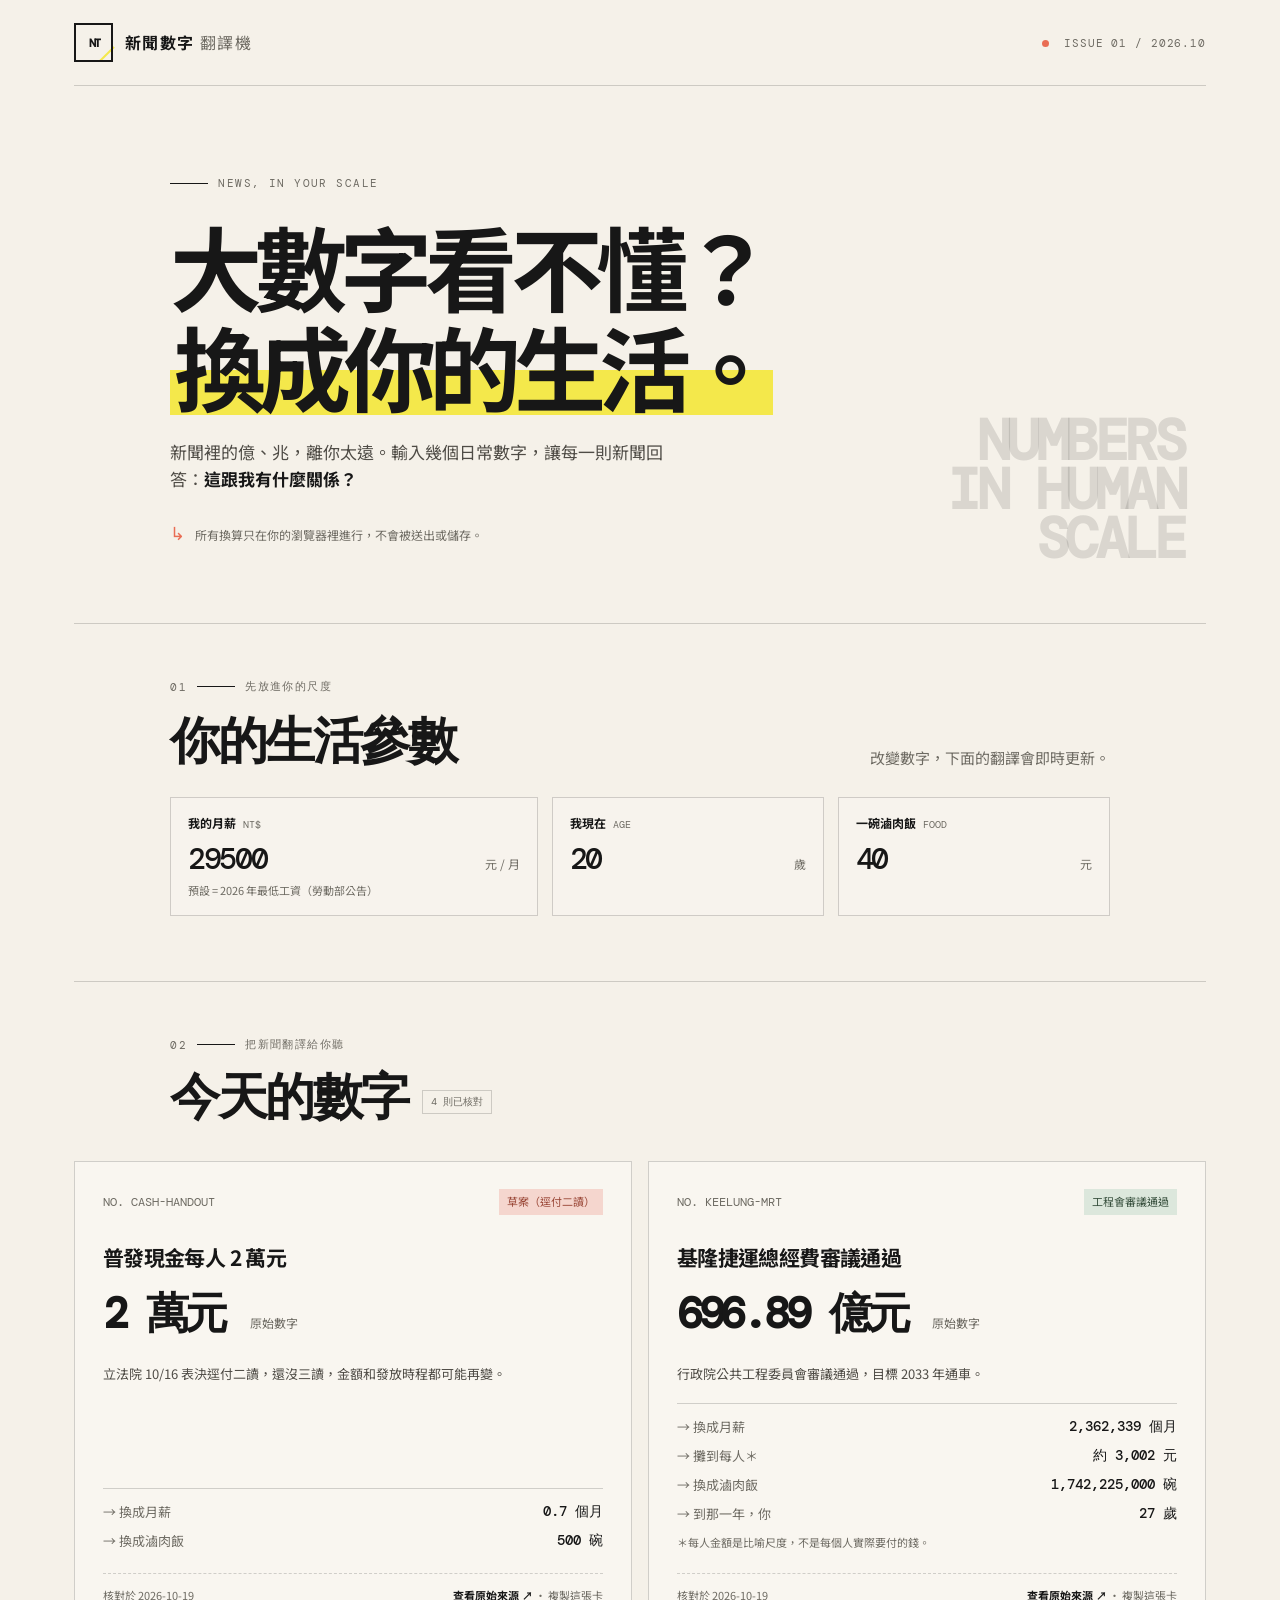
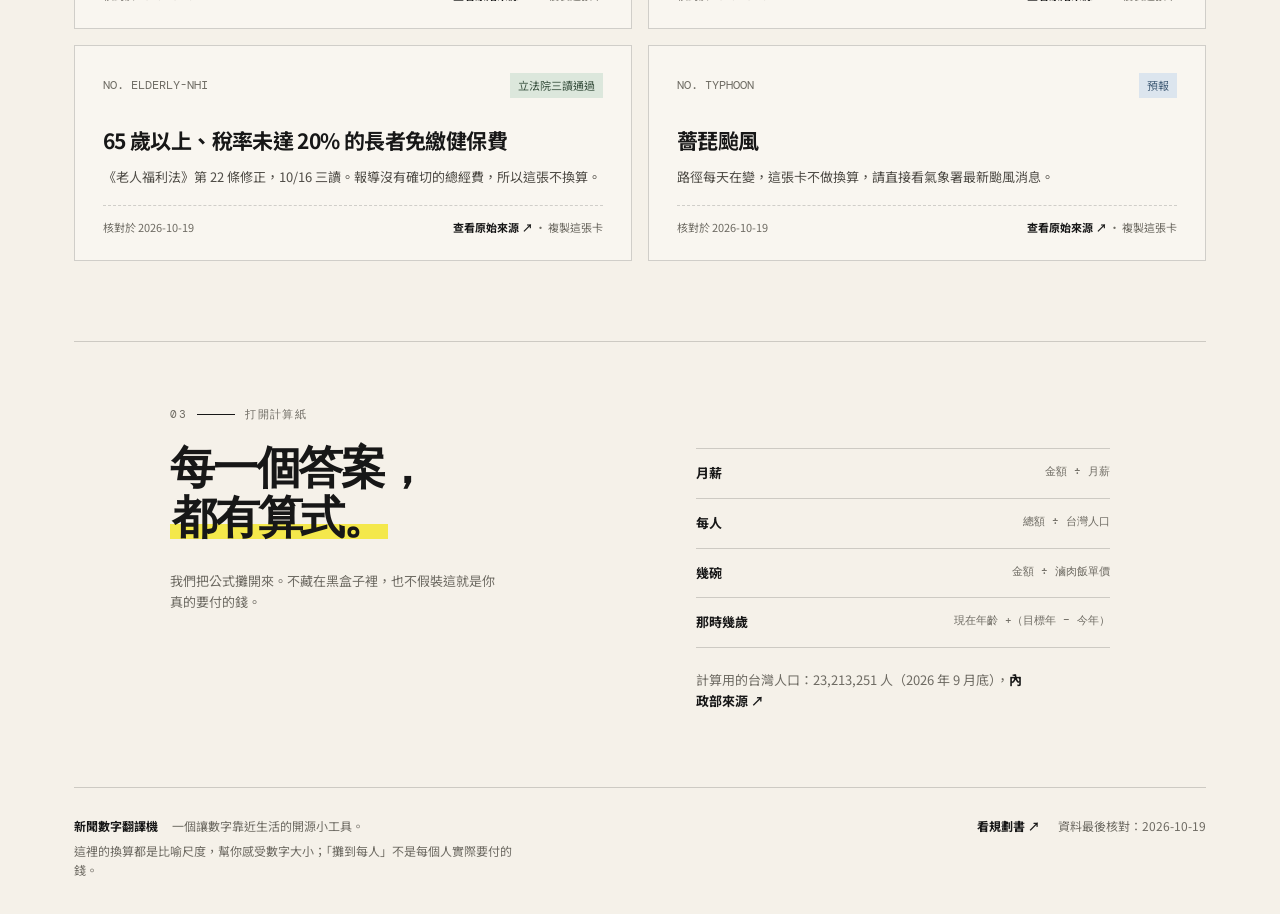
<file: index.html>
<!doctype html>
<html lang="zh-Hant-TW">
<head>
  <meta charset="utf-8">
  <meta name="viewport" content="width=device-width, initial-scale=1">
  <meta name="description" content="把新聞裡看不懂的大數字，翻譯成你的月薪、滷肉飯與未來年齡。">
  <title>新聞數字翻譯機｜這個數字，換成你的生活是什麼？</title>
  <link rel="preconnect" href="https://fonts.googleapis.com">
  <link rel="preconnect" href="https://fonts.gstatic.com" crossorigin>
  <link href="https://fonts.googleapis.com/css2?family=Noto+Sans+TC:wght@400;500;700;900&display=swap" rel="stylesheet">
  <link rel="stylesheet" href="assets/css/style.css">
</head>
<body>
  <div class="site-shell">
    <header class="site-header">
      <a class="brand" href="./" aria-label="新聞數字翻譯機首頁">
        <span class="brand-mark" aria-hidden="true"><span>NT</span><i></i></span>
        <span class="brand-copy"><strong>新聞數字</strong><em>翻譯機</em></span>
      </a>
      <div class="header-meta"><span class="issue-dot"></span> ISSUE 01 / 2026.10</div>
    </header>

    <main>
      <section class="hero" aria-labelledby="page-title">
        <div class="hero-kicker"><span class="line"></span> NEWS, IN YOUR SCALE</div>
        <h1 id="page-title">大數字看不懂？<br><mark>換成你的生活。</mark></h1>
        <p class="hero-lede">新聞裡的億、兆，離你太遠。輸入幾個日常數字，讓每一則新聞回答：<strong>這跟我有什麼關係？</strong></p>
        <div class="hero-note"><span>↳</span> 所有換算只在你的瀏覽器裡進行，不會被送出或儲存。</div>
      </section>

      <section class="scale-panel" aria-labelledby="scale-title">
        <div class="section-label"><span>01</span><span class="label-rule"></span><span>先放進你的尺度</span></div>
        <div class="scale-intro">
          <h2 id="scale-title">你的生活參數</h2>
          <p>改變數字，下面的翻譯會即時更新。</p>
        </div>
        <form id="settings-form" class="settings-grid">
          <label class="field field-salary">
            <span class="field-label">我的月薪 <small>NT$</small></span>
            <span class="input-wrap"><input id="salary" name="salary" type="number" min="1" step="500" value="29500" inputmode="numeric"><span>元 / 月</span></span>
            <span class="field-hint">預設 = 2026 年最低工資（勞動部公告）</span>
          </label>
          <label class="field">
            <span class="field-label">我現在 <small>AGE</small></span>
            <span class="input-wrap"><input id="age" name="age" type="number" min="0" max="120" step="1" value="20" inputmode="numeric"><span>歲</span></span>
          </label>
          <label class="field">
            <span class="field-label">一碗滷肉飯 <small>FOOD</small></span>
            <span class="input-wrap"><input id="meal" name="meal" type="number" min="1" step="5" value="40" inputmode="numeric"><span>元</span></span>
          </label>
        </form>
      </section>

      <section class="news-section" aria-labelledby="news-title">
        <div class="section-heading">
          <div class="section-label"><span>02</span><span class="label-rule"></span><span>把新聞翻譯給你聽</span></div>
          <div class="heading-row"><h2 id="news-title">今天的數字</h2><span id="item-count" class="count-badge">讀取中</span></div>
        </div>
        <div id="data-notice" class="data-notice" hidden></div>
        <div id="cards" class="cards" aria-live="polite"></div>
      </section>

      <section class="how-section" aria-labelledby="how-title">
        <div class="section-label"><span>03</span><span class="label-rule"></span><span>打開計算紙</span></div>
        <div class="how-layout">
          <div><h2 id="how-title">每一個答案，<br><mark>都有算式。</mark></h2><p>我們把公式攤開來。不藏在黑盒子裡，也不假裝這就是你真的要付的錢。</p></div>
          <div class="formula-list">
            <div><b>月薪</b><span>金額 ÷ 月薪</span></div>
            <div><b>每人</b><span>總額 ÷ 台灣人口</span></div>
            <div><b>幾碗</b><span>金額 ÷ 滷肉飯單價</span></div>
            <div><b>那時幾歲</b><span>現在年齡 +（目標年 − 今年）</span></div>
            <p id="population-info" class="population-info"></p>
          </div>
        </div>
      </section>
    </main>

    <footer class="site-footer">
      <div><strong>新聞數字翻譯機</strong><span>一個讓數字靠近生活的開源小工具。</span><p class="footer-disclaimer">這裡的換算都是比喻尺度，幫你感受數字大小；「攤到每人」不是每個人實際要付的錢。</p></div>
      <div class="footer-links"><a href="https://github.com/falltwo/news-number-translator/blob/main/docs/%E8%A6%8F%E5%8A%83%E6%9B%B8.md" target="_blank" rel="noreferrer">看規劃書 ↗</a><span id="last-checked">資料尚未核對</span></div>
    </footer>
  </div>
  <div id="toast" class="toast" role="status" aria-live="polite"></div>
  <script src="assets/js/app.js"></script>
</body>
</html>
</file>
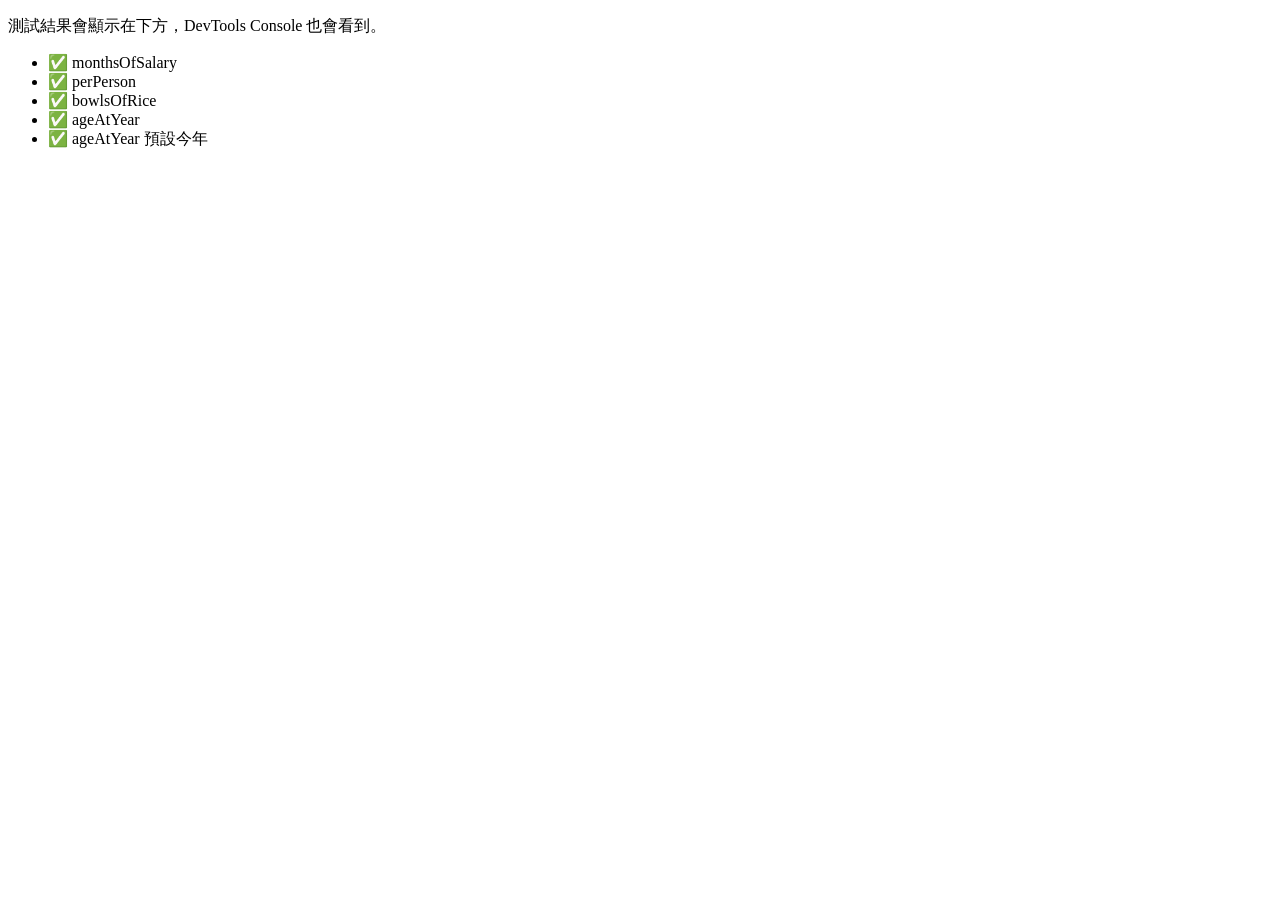
<file: tests/test.html>
<!doctype html>
<meta charset="utf-8">
<title>換算公式測試｜新聞數字翻譯機</title>
<p>測試結果會顯示在下方，DevTools Console 也會看到。</p>
<ul id="results"></ul>
<script src="../assets/js/app.js"></script>
<script>
  const cases = [
    ['monthsOfSalary', monthsOfSalary(20000, 20000) === 1],
    ['perPerson', perPerson(100000, 10) === 10000],
    ['bowlsOfRice', bowlsOfRice(20000, 40) === 500],
    ['ageAtYear', ageAtYear(20, 2033, 2026) === 27],
    ['ageAtYear 預設今年', ageAtYear(20, new Date().getFullYear()) === 20]
  ];
  const list = document.getElementById('results');
  cases.forEach(([name, ok]) => {
    console.assert(ok, name);
    const li = document.createElement('li');
    li.textContent = `${ok ? '✅' : '❌'} ${name}`;
    list.appendChild(li);
  });
  const passed = cases.filter(([, ok]) => ok).length;
  document.title = `${passed}/${cases.length} 通過｜換算公式測試`;
  console.log(`公式測試完成：${passed} / ${cases.length}`);
</script>
</file>
<file: assets/css/style.css>
@import url('https://fonts.googleapis.com/css2?family=DM+Mono:wght@400;500&family=Newsreader:opsz,wght@6..72,500;6..72,700&display=swap');
:root{--ink:#171717;--muted:#6e6b63;--paper:#f5f1e9;--paper-deep:#e9e2d6;--yellow:#f4e84b;--coral:#e96d54;--green:#50665a;--line:rgba(23,23,23,.18);--serif:'Newsreader',Georgia,serif;--sans:'Noto Sans TC',system-ui,sans-serif;--mono:'DM Mono',monospace}
*{box-sizing:border-box}html{scroll-behavior:smooth}body{margin:0;background:var(--paper);color:var(--ink);font-family:var(--sans);font-size:15px;line-height:1.6}a{color:inherit}button,input{font:inherit}.site-shell{max-width:1220px;margin:0 auto;padding:0 44px}.site-header{height:86px;border-bottom:1px solid var(--line);display:flex;align-items:center;justify-content:space-between}.brand{display:flex;align-items:center;gap:12px;text-decoration:none}.brand-mark{width:39px;height:39px;border:2px solid var(--ink);position:relative;display:grid;place-items:center;font:700 12px var(--mono);letter-spacing:-2px}.brand-mark i{position:absolute;width:20px;height:2px;background:var(--yellow);bottom:5px;right:-6px;transform:rotate(-45deg);z-index:-1}.brand-copy{display:flex;gap:6px;align-items:baseline;font-size:16px;letter-spacing:.08em}.brand-copy em{font-style:normal;color:var(--muted);font-weight:400}.header-meta{font:11px var(--mono);letter-spacing:.08em;color:var(--muted)}.issue-dot{display:inline-block;width:7px;height:7px;border-radius:50%;background:var(--coral);margin-right:7px}.hero{padding:90px 8.5% 78px;border-bottom:1px solid var(--line);position:relative}.hero:after{content:'NUMBERS\A IN HUMAN\A SCALE';white-space:pre;position:absolute;right:2%;bottom:60px;color:rgba(23,23,23,.12);font:700 56px/.88 var(--mono);text-align:right;letter-spacing:-.08em}.hero-kicker,.section-label{display:flex;align-items:center;gap:10px;font:11px var(--mono);letter-spacing:.13em;text-transform:uppercase;color:var(--muted)}.line,.label-rule{height:1px;width:38px;background:var(--ink);display:inline-block}.hero h1{font-size:clamp(48px,7.2vw,94px);line-height:1.08;letter-spacing:-.075em;margin:26px 0 23px;max-width:760px;position:relative;z-index:1}.hero mark,.how-section mark{background:linear-gradient(transparent 54%,var(--yellow) 54%,var(--yellow) 87%,transparent 87%);color:inherit;padding:0 .04em}.hero-lede{font-size:17px;max-width:500px;color:#4f4c46;margin:0}.hero-lede strong{color:var(--ink)}.hero-note{margin-top:31px;font-size:12px;color:var(--muted)}.hero-note span{font:18px var(--serif);color:var(--coral);margin-right:7px}.scale-panel{padding:55px 8.5% 65px;border-bottom:1px solid var(--line)}.scale-intro{display:flex;align-items:end;justify-content:space-between;margin:24px 0 23px}.scale-intro h2,.section-heading h2,.how-section h2{font:700 clamp(31px,4vw,50px)/1.12 var(--serif);letter-spacing:-.05em;margin:0}.scale-intro p{color:var(--muted);margin:0 0 4px}.settings-grid{display:grid;grid-template-columns:1.35fr 1fr 1fr;gap:14px}.field{border:1px solid var(--line);padding:15px 17px 16px;background:rgba(255,255,255,.16);transition:border-color .18s,background .18s}.field:focus-within{border-color:var(--ink);background:rgba(244,232,75,.15)}.field-label{display:block;font-size:12px;font-weight:700;margin-bottom:6px}.field-label small{font:10px var(--mono);color:var(--muted);margin-left:4px}.input-wrap{display:flex;align-items:baseline;gap:6px}.input-wrap input{width:100%;min-width:0;border:0;outline:0;background:transparent;color:var(--ink);font:500 30px var(--mono);letter-spacing:-.08em;padding:0}.input-wrap span{white-space:nowrap;color:var(--muted);font-size:12px}.news-section{padding:55px 0 80px}.section-heading{padding:0 8.5%;margin-bottom:31px}.heading-row{display:flex;align-items:center;gap:14px;margin-top:22px}.count-badge{font:10px var(--mono);color:var(--muted);border:1px solid var(--line);padding:4px 8px}.cards{display:grid;grid-template-columns:repeat(2,1fr);gap:16px}.news-card{border:1px solid var(--line);background:#f9f6f0;padding:27px 28px 23px;position:relative;min-height:330px;display:flex;flex-direction:column;animation:rise .4s ease both}.news-card:nth-child(2){animation-delay:.06s}.card-top{display:flex;justify-content:space-between;align-items:center;margin-bottom:28px}.card-index{font:12px var(--mono);color:var(--muted)}.status{font-size:11px;padding:4px 8px;background:var(--paper-deep)}.status.approved{background:#dce7dc;color:#38503e}.status.draft{background:#f5d6ce;color:#9b4939}.status.forecast{background:#dce5ee;color:#435e78}.card-title{font-size:21px;line-height:1.35;margin:0 0 8px;letter-spacing:-.03em}.raw-number{font:700 clamp(29px,4vw,43px)/1.1 var(--mono);letter-spacing:-.1em;margin:11px 0 23px;word-break:break-all}.raw-number small{font:12px var(--sans);font-weight:400;letter-spacing:0;color:var(--muted);margin-left:4px}.translations{border-top:1px solid var(--line);padding-top:13px;display:grid;gap:8px;margin-top:auto}.translation{display:flex;justify-content:space-between;gap:10px;font-size:13px}.translation span{color:var(--muted)}.translation strong{font:500 14px var(--mono);text-align:right}.card-foot{display:flex;align-items:center;justify-content:space-between;margin-top:21px;padding-top:13px;border-top:1px dashed var(--line);font-size:11px;color:var(--muted)}.card-foot a{text-decoration:none;color:var(--ink);font-weight:700}.copy-btn{border:0;background:transparent;color:var(--muted);cursor:pointer;padding:0;font-size:11px}.copy-btn:hover{color:var(--ink)}.data-notice{margin:0 8.5% 20px;padding:15px 17px;background:#ede5d7;border-left:3px solid var(--coral);font-size:13px;color:#5e554b}.empty-state{grid-column:1/-1;border:1px dashed var(--line);padding:50px 30px;text-align:center}.empty-state .empty-icon{font:38px var(--serif);color:var(--coral)}.empty-state h3{font:700 24px var(--serif);margin:10px 0 5px}.empty-state p{color:var(--muted);font-size:13px;margin:0 auto;max-width:440px}.how-section{border-top:1px solid var(--line);padding:65px 8.5% 75px}.how-layout{display:grid;grid-template-columns:1fr 1fr;gap:12%;margin-top:26px}.how-section h2{font-size:45px}.how-layout>div>p{color:var(--muted);max-width:330px;font-size:13px;margin-top:22px}.formula-list{border-top:1px solid var(--line)}.formula-list div{display:flex;justify-content:space-between;gap:15px;border-bottom:1px solid var(--line);padding:14px 0;font-size:13px}.formula-list b{font-weight:700}.formula-list span{color:var(--muted);font-family:var(--mono);font-size:11px}.site-footer{border-top:1px solid var(--line);padding:28px 0 35px;display:flex;justify-content:space-between;gap:20px;font-size:12px;color:var(--muted)}.site-footer strong{color:var(--ink);margin-right:14px}.footer-links{display:flex;gap:18px}.footer-links a{color:var(--ink);font-weight:700;text-decoration:none}.toast{position:fixed;bottom:24px;left:50%;transform:translate(-50%,20px);background:var(--ink);color:var(--paper);padding:10px 15px;font-size:12px;opacity:0;pointer-events:none;transition:opacity .2s,transform .2s}.toast.show{opacity:1;transform:translate(-50%,0)}@keyframes rise{from{opacity:0;transform:translateY(10px)}to{opacity:1;transform:translateY(0)}}
.news-card.info-card{min-height:0}.info-card .card-foot{margin-top:auto}.card-note{font-size:13px;color:#4f4c46;margin:4px 0 18px}.card-footnote{font-size:11px;color:var(--muted);margin:10px 0 0}.population-info{font-size:12px;color:var(--muted);margin:14px 0 0}.population-info a{color:var(--ink);font-weight:700;text-decoration:none}.footer-disclaimer{margin:6px 0 0;max-width:460px}.field-hint{display:block;margin-top:4px;font-size:11px;color:var(--muted)}
@media (max-width:720px){.site-shell{padding:0 20px}.site-header{height:70px}.header-meta{font-size:9px}.brand-copy{font-size:14px}.hero{padding:66px 0 58px}.hero:after{font-size:31px;right:0;bottom:22px;opacity:.8}.hero h1{font-size:56px;line-height:1.05;margin-top:22px;max-width:95%}.hero-lede{font-size:15px;max-width:90%}.scale-panel{padding:41px 0 48px}.scale-intro{display:block;margin-top:20px}.scale-intro p{margin-top:7px}.settings-grid{grid-template-columns:1fr;gap:9px}.field{padding:12px 14px}.input-wrap input{font-size:26px}.news-section{padding:43px 0 58px}.section-heading{padding:0;margin-bottom:24px}.heading-row{margin-top:17px}.cards{grid-template-columns:1fr;gap:12px}.news-card{padding:22px 20px 19px;min-height:300px}.raw-number{font-size:34px}.how-section{padding:50px 0 58px}.how-layout{grid-template-columns:1fr;gap:34px}.how-section h2{font-size:40px}.site-footer{display:block;padding-bottom:28px}.site-footer>div{margin-bottom:11px}.footer-links{display:flex;flex-wrap:wrap;gap:9px 17px}.data-notice{margin:0 0 18px}.empty-state{padding:38px 18px}}
@media (max-width:375px){.site-shell{padding:0 16px}.hero h1{font-size:48px}.header-meta{display:none}.brand-copy{font-size:13px}.news-card{padding-left:16px;padding-right:16px}.translation{font-size:12px}}
</file>
